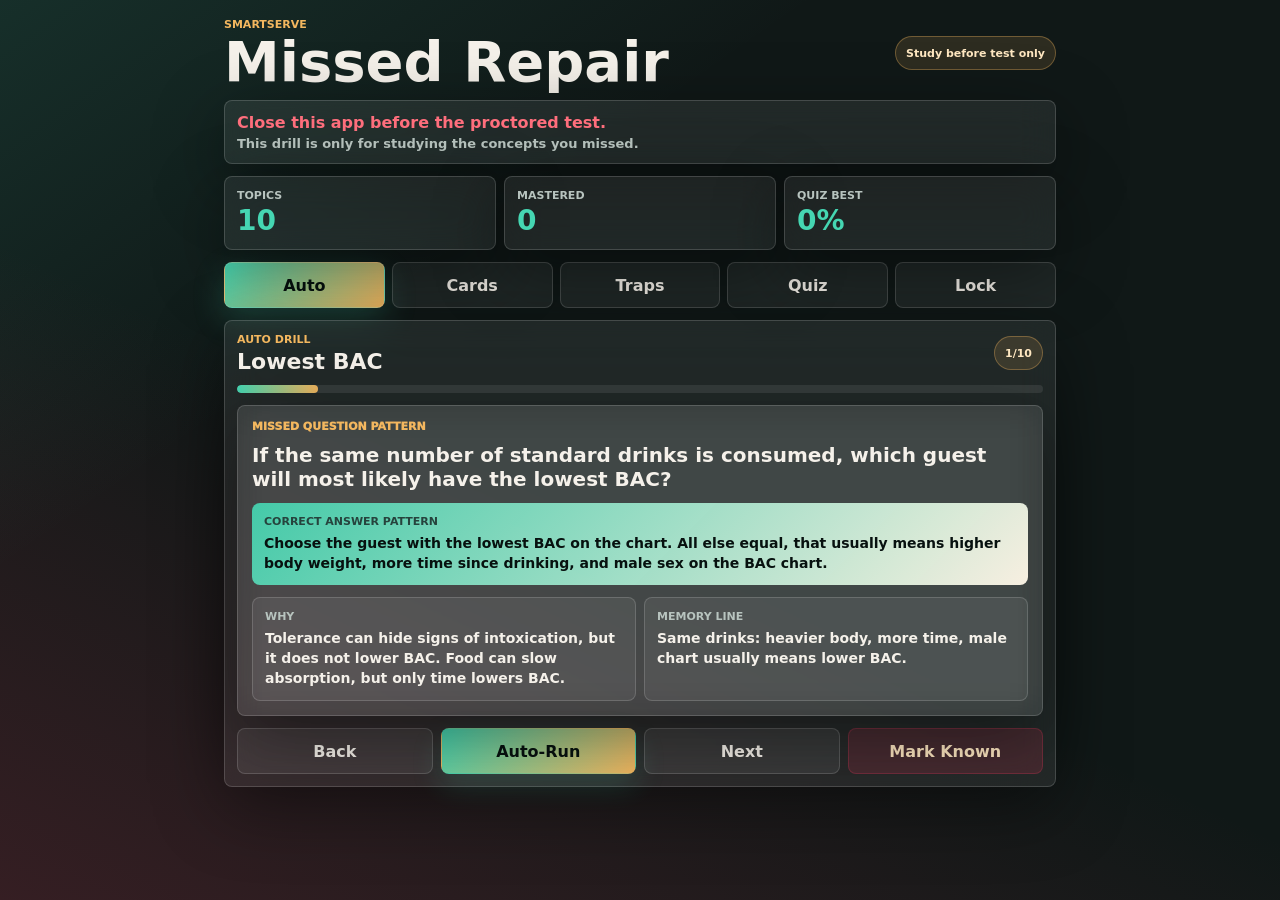
<file: missed-repair/index.html>
<!doctype html>
<html lang="en">
  <head>
    <meta charset="utf-8">
    <meta name="viewport" content="width=device-width, initial-scale=1, viewport-fit=cover">
    <meta name="theme-color" content="#152322">
    <meta name="apple-mobile-web-app-capable" content="yes">
    <meta name="apple-mobile-web-app-title" content="Missed Repair">
    <title>SmartServe Missed Repair</title>
    <link rel="manifest" href="manifest.webmanifest">
    <link rel="icon" href="icon.svg" type="image/svg+xml">
    <link rel="apple-touch-icon" href="icon.svg">
    <link rel="stylesheet" href="styles.css?v=2">
  </head>
  <body>
    <main class="shell">
      <header class="topbar">
        <div>
          <p class="eyebrow">SmartServe</p>
          <h1>Missed Repair</h1>
        </div>
        <span class="status-pill">Study before test only</span>
      </header>

      <section class="alert">
        <strong>Close this app before the proctored test.</strong>
        <span>This drill is only for studying the concepts you missed.</span>
      </section>

      <section class="metrics" aria-label="Study progress">
        <article>
          <span>Topics</span>
          <strong id="topicCount">10</strong>
        </article>
        <article>
          <span>Mastered</span>
          <strong id="masteredCount">0</strong>
        </article>
        <article>
          <span>Quiz Best</span>
          <strong id="bestScore">0%</strong>
        </article>
      </section>

      <nav class="tabs" aria-label="Study modes">
        <button id="autoTab" class="tab-button active" type="button">Auto</button>
        <button id="cardsTab" class="tab-button" type="button">Cards</button>
        <button id="trapsTab" class="tab-button" type="button">Traps</button>
        <button id="quizTab" class="tab-button" type="button">Quiz</button>
        <button id="lockTab" class="tab-button" type="button">Lock</button>
      </nav>

      <section id="autoView" class="panel">
        <div class="section-head">
          <div>
            <p class="eyebrow">Auto drill</p>
            <h2 id="autoTitle">Lowest BAC</h2>
          </div>
          <span id="autoProgress">1/10</span>
        </div>
        <div class="progress-track">
          <div id="autoBar" class="progress-bar"></div>
        </div>
        <article class="focus-card" id="focusCard">
          <p class="question-label">Missed question pattern</p>
          <h3 id="autoQuestion"></h3>
          <div class="answer-block">
            <span>Correct answer pattern</span>
            <p id="autoAnswer"></p>
          </div>
          <div class="why-grid">
            <article>
              <span>Why</span>
              <p id="autoWhy"></p>
            </article>
            <article>
              <span>Memory line</span>
              <p id="autoMemory"></p>
            </article>
          </div>
        </article>
        <div class="control-grid">
          <button id="prevTopic" class="ghost-button" type="button">Back</button>
          <button id="autoRun" class="primary-button" type="button">Auto-Run</button>
          <button id="nextTopic" class="ghost-button" type="button">Next</button>
          <button id="markKnown" class="quiet-button" type="button">Mark Known</button>
        </div>
      </section>

      <section id="cardsView" class="panel" hidden>
        <div class="section-head">
          <div>
            <p class="eyebrow">All missed topics</p>
            <h2>Answer Cards</h2>
          </div>
          <button id="resetKnown" class="quiet-button" type="button">Reset</button>
        </div>
        <div id="cardList" class="card-list"></div>
      </section>

      <section id="trapsView" class="panel" hidden>
        <div class="section-head">
          <div>
            <p class="eyebrow">Remembered test traps</p>
            <h2>Health Card, ID, Police, LLCA</h2>
          </div>
          <span id="trapCount">0 traps</span>
        </div>
        <div id="trapList" class="trap-list"></div>
      </section>

      <section id="quizView" class="panel" hidden>
        <div class="section-head">
          <div>
            <p class="eyebrow">Recall check</p>
            <h2 id="quizTitle">Missed-Topic Quiz</h2>
          </div>
          <span id="quizProgress">1/20</span>
        </div>
        <div class="progress-track">
          <div id="quizBar" class="progress-bar quiz"></div>
        </div>
        <article class="quiz-card">
          <p id="quizCategory" class="question-label">BAC</p>
          <h3 id="questionText"></h3>
          <div id="choices" class="choices"></div>
          <div id="feedback" class="feedback" hidden></div>
        </article>
        <div class="control-grid quiz-controls">
          <button id="restartQuiz" class="ghost-button" type="button">Restart</button>
          <button id="nextQuestion" class="primary-button" type="button" hidden>Next</button>
        </div>
      </section>

      <section id="lockView" class="panel" hidden>
        <div class="section-head">
          <div>
            <p class="eyebrow">Last pass</p>
            <h2>One-Minute Lock-In</h2>
          </div>
        </div>
        <div id="lockList" class="lock-list"></div>
        <article class="mini-drill">
          <h3>Rapid Drill</h3>
          <div id="miniDrill"></div>
        </article>
      </section>
    </main>

    <script src="app.js?v=2"></script>
  </body>
</html>
</file>
<file: missed-repair/styles.css>
:root {
  --bg: #101817;
  --panel: rgba(255, 255, 255, 0.075);
  --panel-strong: rgba(255, 255, 255, 0.115);
  --ink: #f5f1ea;
  --muted: #b8c4bf;
  --line: rgba(255, 255, 255, 0.16);
  --teal: #45d6b2;
  --teal-deep: #1a7f72;
  --wine: #b9344d;
  --wine-deep: #741f36;
  --amber: #f3b75f;
  --paper: #fff7e8;
  --danger: #ff6f7d;
  --good: #74e4b4;
  --shadow: 0 20px 70px rgba(0, 0, 0, 0.42);
  --radius: 8px;
}

* {
  box-sizing: border-box;
}

html {
  min-height: 100%;
  background: var(--bg);
}

body {
  min-height: 100%;
  margin: 0;
  color: var(--ink);
  background:
    linear-gradient(145deg, rgba(69, 214, 178, 0.12), transparent 32%),
    linear-gradient(25deg, rgba(185, 52, 77, 0.22), transparent 44%),
    #101817;
  font-family: Inter, ui-sans-serif, system-ui, -apple-system, BlinkMacSystemFont, "Segoe UI", sans-serif;
  letter-spacing: 0;
}

button {
  font: inherit;
}

.shell {
  width: min(100%, 860px);
  min-height: 100vh;
  margin: 0 auto;
  padding: max(18px, env(safe-area-inset-top)) 14px max(18px, env(safe-area-inset-bottom));
}

.topbar {
  display: flex;
  align-items: center;
  justify-content: space-between;
  gap: 14px;
  margin-bottom: 12px;
}

.eyebrow {
  margin: 0 0 4px;
  color: var(--amber);
  font-size: 11px;
  font-weight: 900;
  letter-spacing: 0;
  text-transform: uppercase;
}

h1,
h2,
h3,
p {
  margin-top: 0;
}

h1 {
  margin-bottom: 0;
  font-size: clamp(32px, 9vw, 56px);
  line-height: 0.95;
  letter-spacing: 0;
}

h2 {
  margin-bottom: 0;
  font-size: 22px;
  line-height: 1.05;
  letter-spacing: 0;
}

h3 {
  margin-bottom: 0;
  font-size: 20px;
  line-height: 1.2;
  letter-spacing: 0;
}

.status-pill,
.section-head > span {
  display: inline-flex;
  align-items: center;
  justify-content: center;
  min-height: 34px;
  padding: 0 10px;
  color: #ffe8c2;
  background: rgba(243, 183, 95, 0.13);
  border: 1px solid rgba(243, 183, 95, 0.34);
  border-radius: 999px;
  font-size: 11px;
  font-weight: 900;
  text-align: center;
}

.alert,
.panel,
.metrics article,
.focus-card,
.quiz-card,
.mini-drill,
.card-list article,
.trap-list article,
.lock-list article {
  background: var(--panel);
  border: 1px solid var(--line);
  border-radius: var(--radius);
  box-shadow: var(--shadow);
  backdrop-filter: blur(18px);
}

.alert {
  display: grid;
  gap: 4px;
  margin-bottom: 12px;
  padding: 12px;
  color: var(--paper);
}

.alert strong {
  color: var(--danger);
}

.alert span {
  color: var(--muted);
  font-size: 13px;
  font-weight: 750;
}

.metrics {
  display: grid;
  grid-template-columns: repeat(3, minmax(0, 1fr));
  gap: 8px;
  margin-bottom: 12px;
}

.metrics article {
  min-height: 74px;
  padding: 12px;
}

.metrics span,
.answer-block span,
.why-grid span,
.card-list span,
.trap-list span,
.mini-drill span {
  display: block;
  margin-bottom: 5px;
  color: var(--muted);
  font-size: 11px;
  font-weight: 900;
  text-transform: uppercase;
}

.metrics strong {
  color: var(--teal);
  font-size: 28px;
  line-height: 1;
}

.tabs {
  display: grid;
  grid-template-columns: repeat(5, minmax(0, 1fr));
  gap: 7px;
  margin-bottom: 12px;
}

.tab-button,
.primary-button,
.ghost-button,
.quiet-button {
  min-height: 46px;
  border: 1px solid transparent;
  border-radius: var(--radius);
  font-weight: 900;
  letter-spacing: 0;
  transition: transform 150ms ease, border-color 150ms ease, background 150ms ease, box-shadow 150ms ease;
}

.tab-button:active,
.primary-button:active,
.ghost-button:active,
.quiet-button:active {
  transform: scale(0.98);
}

.tab-button {
  color: var(--ink);
  background: rgba(255, 255, 255, 0.07);
  border-color: var(--line);
}

.tab-button.active {
  color: #07110f;
  background: linear-gradient(135deg, var(--teal), var(--amber));
  box-shadow: 0 12px 32px rgba(69, 214, 178, 0.22);
}

.panel {
  display: grid;
  gap: 12px;
  padding: 12px;
}

.panel[hidden] {
  display: none;
}

.section-head {
  display: flex;
  align-items: center;
  justify-content: space-between;
  gap: 12px;
}

.progress-track {
  height: 8px;
  overflow: hidden;
  background: rgba(255, 255, 255, 0.09);
  border-radius: 999px;
}

.progress-bar {
  width: 10%;
  height: 100%;
  background: linear-gradient(90deg, var(--teal), var(--amber));
  border-radius: inherit;
  transition: width 240ms ease;
}

.progress-bar.quiz {
  background: linear-gradient(90deg, var(--wine), var(--amber));
}

.focus-card,
.quiz-card {
  display: grid;
  gap: 12px;
  padding: 14px;
}

.focus-card.pulse {
  animation: cardPulse 420ms ease;
}

.question-label {
  margin-bottom: -2px;
  color: var(--amber);
  font-size: 11px;
  font-weight: 950;
  text-transform: uppercase;
}

.answer-block {
  padding: 12px;
  color: #07110f;
  background: linear-gradient(135deg, rgba(69, 214, 178, 0.92), rgba(255, 247, 232, 0.96));
  border-radius: var(--radius);
}

.answer-block span {
  color: #26433d;
}

.answer-block p,
.why-grid p,
.card-list p,
.lock-list p,
.mini-drill p,
.feedback p {
  margin-bottom: 0;
  font-size: 14px;
  font-weight: 760;
  line-height: 1.43;
}

.why-grid {
  display: grid;
  grid-template-columns: repeat(2, minmax(0, 1fr));
  gap: 8px;
}

.why-grid article {
  padding: 12px;
  background: rgba(255, 255, 255, 0.065);
  border: 1px solid var(--line);
  border-radius: var(--radius);
}

.control-grid {
  display: grid;
  grid-template-columns: repeat(4, minmax(0, 1fr));
  gap: 8px;
}

.primary-button {
  color: #07110f;
  background: linear-gradient(135deg, var(--teal), var(--amber));
  box-shadow: 0 12px 30px rgba(69, 214, 178, 0.18);
}

.ghost-button,
.quiet-button {
  color: var(--ink);
  background: rgba(255, 255, 255, 0.075);
  border-color: var(--line);
}

.quiet-button {
  color: #ffe8c2;
  background: rgba(185, 52, 77, 0.22);
  border-color: rgba(185, 52, 77, 0.38);
}

.card-list,
.trap-list,
.lock-list,
#miniDrill {
  display: grid;
  gap: 9px;
}

.card-list article,
.trap-list article,
.lock-list article {
  display: grid;
  gap: 8px;
  padding: 12px;
}

.trap-list article {
  border-color: rgba(243, 183, 95, 0.24);
}

.trap-list strong {
  color: var(--amber);
  font-size: 16px;
}

.trap-answer {
  padding: 11px;
  color: #07110f;
  background: rgba(116, 228, 180, 0.92);
  border-radius: var(--radius);
}

.trap-warning {
  padding: 10px;
  color: #ffe8ed;
  background: rgba(185, 52, 77, 0.26);
  border: 1px solid rgba(255, 111, 125, 0.36);
  border-radius: var(--radius);
}

.card-list article.mastered {
  border-color: rgba(116, 228, 180, 0.58);
  background: rgba(116, 228, 180, 0.09);
}

.card-title {
  display: flex;
  align-items: center;
  justify-content: space-between;
  gap: 8px;
}

.card-title strong {
  color: var(--teal);
  font-size: 16px;
}

.known-badge {
  color: var(--good);
  font-size: 11px;
  font-weight: 950;
  text-transform: uppercase;
}

.choices {
  display: grid;
  gap: 8px;
}

.choice-button {
  width: 100%;
  min-height: 52px;
  padding: 11px;
  color: var(--ink);
  background: rgba(255, 255, 255, 0.075);
  border: 1px solid var(--line);
  border-radius: var(--radius);
  font-weight: 850;
  text-align: left;
}

.choice-button.correct {
  color: #07110f;
  background: rgba(116, 228, 180, 0.92);
  border-color: transparent;
}

.choice-button.wrong {
  background: rgba(255, 111, 125, 0.2);
  border-color: rgba(255, 111, 125, 0.64);
}

.choice-button:disabled {
  opacity: 1;
}

.feedback {
  padding: 12px;
  border-radius: var(--radius);
  font-weight: 780;
  line-height: 1.4;
}

.feedback.good {
  color: #07110f;
  background: rgba(116, 228, 180, 0.92);
}

.feedback.bad {
  color: #ffe8ed;
  background: rgba(185, 52, 77, 0.32);
  border: 1px solid rgba(255, 111, 125, 0.38);
}

.quiz-controls {
  grid-template-columns: minmax(0, 1fr) minmax(0, 1fr);
}

.mini-drill {
  display: grid;
  gap: 10px;
  padding: 12px;
}

.mini-drill h3 {
  color: var(--amber);
}

.drill-row {
  padding: 10px;
  background: rgba(255, 255, 255, 0.06);
  border: 1px solid var(--line);
  border-radius: var(--radius);
}

@media (max-width: 560px) {
  .shell {
    padding-right: 10px;
    padding-left: 10px;
  }

  .topbar {
    align-items: flex-start;
    flex-direction: column;
  }

  .metrics {
    grid-template-columns: repeat(3, minmax(0, 1fr));
  }

  .metrics article {
    min-height: 66px;
    padding: 10px 8px;
  }

  .metrics strong {
    font-size: 23px;
  }

  .why-grid,
  .control-grid {
    grid-template-columns: 1fr;
  }

  .tabs {
    gap: 5px;
  }

  .tab-button,
  .primary-button,
  .ghost-button,
  .quiet-button {
    min-height: 44px;
    padding-right: 6px;
    padding-left: 6px;
    font-size: 13px;
  }
}

@keyframes cardPulse {
  0% {
    border-color: rgba(69, 214, 178, 0.68);
    transform: translateY(-1px);
  }
  100% {
    border-color: var(--line);
    transform: translateY(0);
  }
}
</file>
